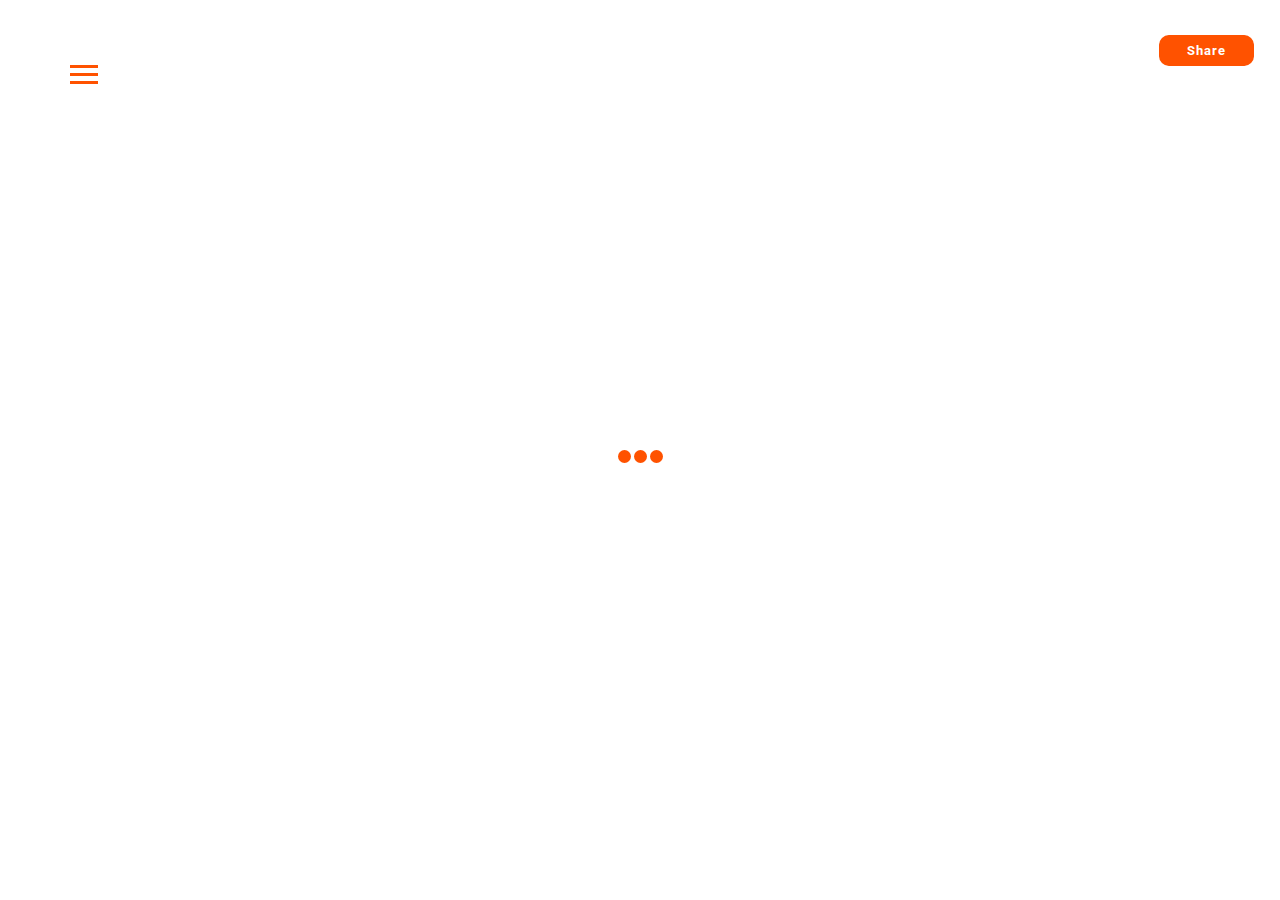
<file: index.html>
<!--Template Name: Snappy
File Name: index.html
Author Name: ThemeVault
Author URI: http://www.themevault.net/
License URI: http://www.themevault.net/license/-->

<!DOCTYPE html>
<html lang="en">
    <head>
        <meta charset="utf-8">
        <meta http-equiv="X-UA-Compatible" content="IE=edge">
        <meta name="viewport" content="width=device-width, initial-scale=1.0">
        <link rel="icon" href="images/favicon.png"/>
        <title>Snappy</title>
        <!-- Bootstrap core CSS -->
        <link href="css/bootstrap.min.css" rel="stylesheet">
        <!-- Custom styles for this template -->
        <link href="css/style.css" rel="stylesheet">
        <link href="css/responsive.css" rel="stylesheet">
        <script src="js/jquery.min.js" type="text/javascript"></script>
        <script src="js/bootstrap.min.js" type="text/javascript"></script>
        <script src="js/custom.js" type="text/javascript"></script>
    </head>
    <body id="myPage">
        <div class="section-page-wrap">
            <div id="preloader-container">
                <div class="preloader">
                    <span class="bubble-01"></span>
                    <span class="bubble-02"></span>
                    <span class="bubble-03"></span>
                </div>
            </div>

            <div class="share">
                <div class="icon first facebook"><i class="fa fa-facebook"></i></div>
                <div class="icon twitter"><i class="fa fa-twitter"></i></div>
                <div class="icon google-plus"><i class="fa fa-google-plus"></i></div>
                <div class="icon pinterest last"><i class="fa fa-pinterest-p"></i></div>
                <div class="label">Share</div>
            </div>

            <header class="top-nav-bar">
                <div id="toggle">
                    <div class="one"></div>
                    <div class="two"></div>
                    <div class="three"></div>
                </div>

                <div id="menu">
                    <ul class="menu-view list-unstyled">
                        <li class="active"><a href="index.html"><img src='images/icons/home-hover.png'></a></li>
                        <li><a href="about.html"><img src="images/icons/about.png" onmouseover="this.src = 'images/icons/about-hover.png'" onmouseout="this.src = 'images/icons/about.png'"></a></li>
                        <li><a href="portfolio.html"><img src="images/icons/portfolio.png" onmouseover="this.src = 'images/icons/portfolio-hover.png'" onmouseout="this.src = 'images/icons/portfolio.png'"></a></li>
                        <li><a href="contact.html"><img src="images/icons/contact.png" onmouseover="this.src = 'images/icons/contact-hover.png'" onmouseout="this.src = 'images/icons/contact.png'"></a></li>
                    </ul>
                </div>
            </header>
            <div class="banner-full-image">
                <div class="banner-title">
                    <div class="front-portrait"><img src="images/CV (2).png" alt="Picture of Leonardo"></div>
                    <h1>Leonardo Parise Dias</h1>
                    <a class="btn btn-primary" href="about.html">read more</a>
                </div>
            </div>

            <!---footer--->
            <footer>
                <div class="container text-center">
                    <div class="copyright">
                        <!--Do not remove Backlink from footer of the template. To remove it you can purchase the Backlink-->
                        &copy; 2017 All right reserved. Designed by <a href="http://www.themevault.net/" target="_blank">ThemeVault.</a>
                    </div>
                </div>
            </footer>
            <div id="back-to-top" style="display: none">
                <i class="fa fa-angle-double-up" aria-hidden="true"></i> Top
            </div>
        </div>
        <script>
            jQuery(window).load(function () {
                $('#preloader-container').delay(650).fadeOut('slow')
                        ;
            });
        </script>
    </body>
</html>
</file>
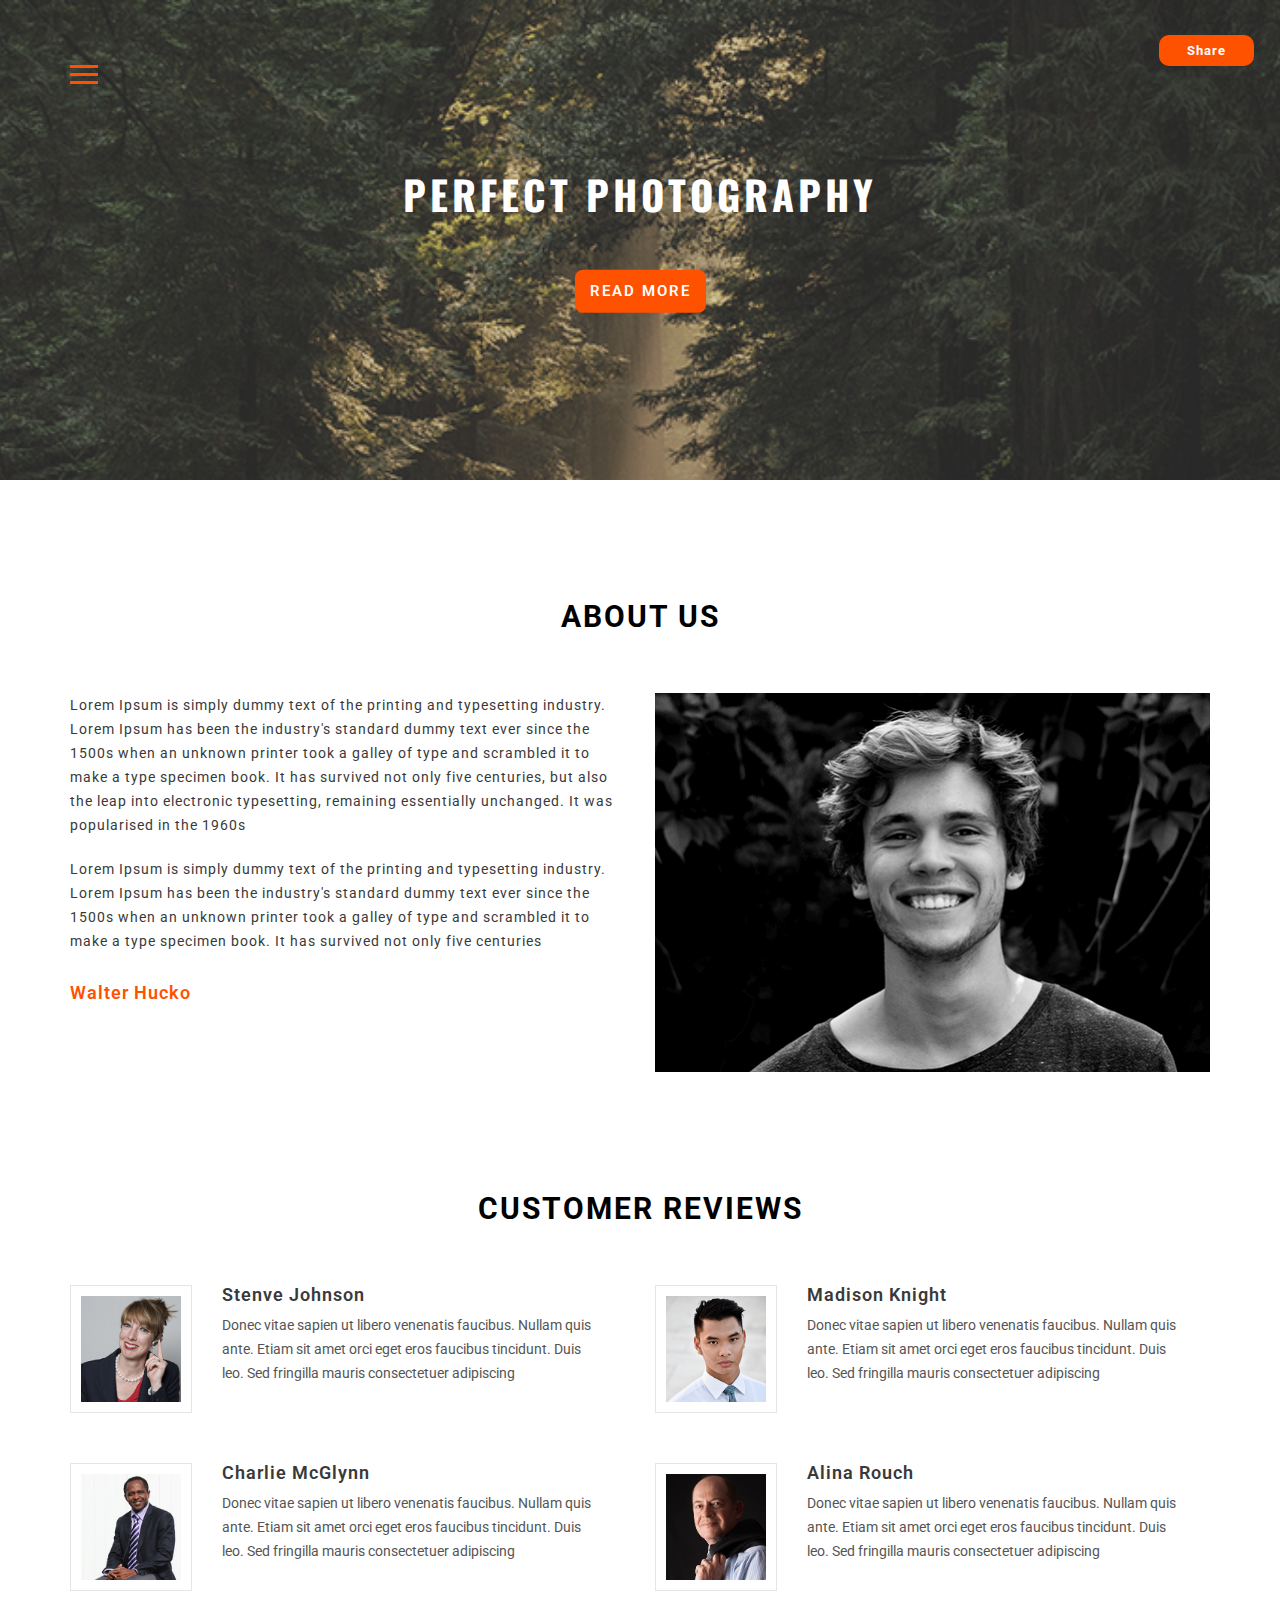
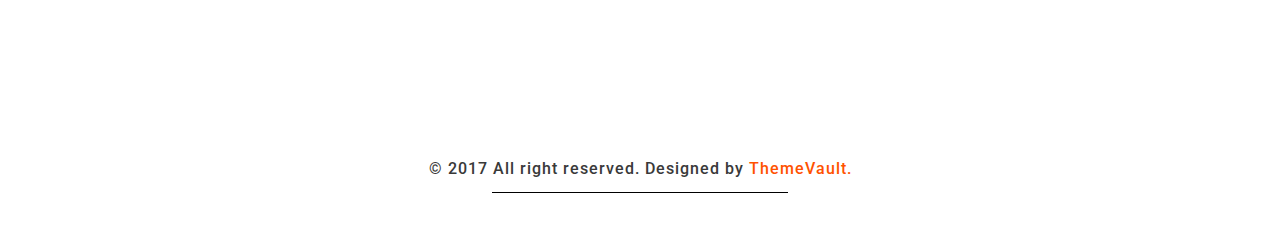
<file: about.html>
<!--Template Name: Snappy
File Name: about.html
Author Name: ThemeVault
Author URI: http://www.themevault.net/
License URI: http://www.themevault.net/license/-->

<!DOCTYPE html>
<html lang="en">
    <head>
        <meta charset="utf-8">
        <meta http-equiv="X-UA-Compatible" content="IE=edge">
        <meta name="viewport" content="width=device-width, initial-scale=1.0">
        <link rel="icon" href="images/favicon.png"/>
        <title>Snappy</title>

        <link href="css/scrolling-nav.css" rel="stylesheet" media="all">
        <!-- Bootstrap core CSS -->
        <link href="css/bootstrap.min.css" rel="stylesheet">

        <!-- Custom styles for this template -->
        <link href="css/style.css" rel="stylesheet">
        <link href="css/responsive.css" rel="stylesheet">
        <script src="js/jquery.min.js" type="text/javascript"></script>
        <script src="js/bootstrap.min.js" type="text/javascript"></script>
        <script src="js/custom.js" type="text/javascript"></script>
    </head>
    <body id="myPage">
        <div class="section-page-wrap">
            <div class="share">
                <div class="icon first facebook"><i class="fa fa-facebook"></i></div>
                <div class="icon twitter"><i class="fa fa-twitter"></i></div>
                <div class="icon google-plus"><i class="fa fa-google-plus"></i></div>
                <div class="icon pinterest last"><i class="fa fa-pinterest-p"></i></div>
                <div class="label">Share</div>
            </div>
            <header class="top-nav-bar">
                <div id="toggle">
                    <div class="one"></div>
                    <div class="two"></div>
                    <div class="three"></div>
                </div>

                <div id="menu">
                    <ul class="menu-view list-unstyled">
                        <li><a href="index.html"><img src="images/icons/home.png" onmouseover="this.src = 'images/icons/home-hover.png'" onmouseout="this.src = 'images/icons/home.png'"></a></li>
                        <li class="active"><a><img src="images/icons/about-hover.png"></a></li>
                        <li><a href="portfolio.html"><img src="images/icons/portfolio.png" onmouseover="this.src = 'images/icons/portfolio-hover.png'" onmouseout="this.src = 'images/icons/portfolio.png'"></a></li>
                        <li><a href="contact.html"><img src="images/icons/contact.png" onmouseover="this.src = 'images/icons/contact-hover.png'" onmouseout="this.src = 'images/icons/contact.png'"></a></li>
                    </ul>
                </div>

            </header>
            <div class="banner-full-image">
                <div class="banner-title">
                    <h1>perfect photography</h1>
                    <a class="btn btn-primary" href="portfolio.html">read more</a>
                </div>
            </div>

            <!-------------About----------->
            <section id="about" class="section-padding">
                <div class="container">
                    <div class="text-head">
                        <h2>about us</h2>
                    </div>
                    <div class="row">
                        <div class="col-lg-6 col-md-6 col-sm-7 col-xs-12">
                            <p class="desc-text">Lorem Ipsum is simply dummy text of the printing and typesetting industry. Lorem Ipsum has been the industry's standard dummy text ever since the 1500s when an unknown printer took a galley of type and scrambled it to make a type specimen book. It has survived not only five centuries, but also the leap into electronic typesetting, remaining essentially unchanged. It was popularised in the 1960s </p>
                            <p class="desc-text offspace-20">Lorem Ipsum is simply dummy text of the printing and typesetting industry. Lorem Ipsum has been the industry's standard dummy text ever since the 1500s when an unknown printer took a galley of type and scrambled it to make a type specimen book. It has survived not only five centuries</p>
                            <h4 class="user-title">walter hucko</h4>
                        </div>
                        <div class="col-lg-6 col-md-6 col-sm-5 col-xs-12 add-space-mobileview">
                            <div class="image">
                                <img alt="user-image" class="img-responsive" src="images/user-image.png">
                            </div>
                        </div>
                    </div>
                </div>
            </section>
            <section id="about-review" class="section-padding">
                <div class="container">
                    <div class="text-head">
                        <h2>Customer Reviews</h2>
                    </div>
                    <div class="about-review">
                        <h2 class="title-default"></h2>
                        <div class="list-about-review">
                            <div class="row">
                                <div class="col-md-6 col-sm-6 col-xs-12">
                                    <div class="item-about-review">
                                        <div class="about-review-thumb">
                                            <a href="#"><img alt="" src="images/cust1.png"></a>
                                        </div>
                                        <div class="about-info">
                                            <h3 class="title14"><a class="black" href="#">Stenve Johnson </a></h3>
                                            <p class="desc">Donec vitae sapien ut libero venenatis faucibus. Nullam quis ante. Etiam sit amet orci eget eros faucibus tincidunt. Duis leo. Sed fringilla mauris consectetuer adipiscing</p>
                                        </div>
                                    </div>
                                </div>
                                <div class="col-md-6 col-sm-6 col-xs-12">
                                    <div class="item-about-review">
                                        <div class="about-review-thumb">
                                            <a href="#"><img alt="" src="images/cust2.png"></a>
                                        </div>
                                        <div class="about-info">
                                            <h3 class="title14"><a class="black" href="#">Madison Knight</a></h3>
                                            <p class="desc">Donec vitae sapien ut libero venenatis faucibus. Nullam quis ante. Etiam sit amet orci eget eros faucibus tincidunt. Duis leo. Sed fringilla mauris consectetuer adipiscing</p>
                                        </div>
                                    </div>
                                </div>
                            </div>
                            <div class="row">
                                <div class="col-md-6 col-sm-6 col-xs-12">
                                    <div class="item-about-review">
                                        <div class="about-review-thumb">
                                            <a href="#"><img alt="" src="images/cust3.png"></a>
                                        </div>
                                        <div class="about-info">
                                            <h3 class="title14"><a class="black" href="#">Charlie McGlynn</a></h3>
                                            <p class="desc">Donec vitae sapien ut libero venenatis faucibus. Nullam quis ante. Etiam sit amet orci eget eros faucibus tincidunt. Duis leo. Sed fringilla mauris consectetuer adipiscing</p>
                                        </div>
                                    </div>
                                </div>
                                <div class="col-md-6 col-sm-6 col-xs-12">
                                    <div class="item-about-review last-item">
                                        <div class="about-review-thumb">
                                            <a href="#"><img alt="" src="images/cust4.png"></a>
                                        </div>
                                        <div class="about-info">
                                            <h3 class="title14"><a class="black" href="#">Alina Rouch</a></h3>
                                            <p class="desc">Donec vitae sapien ut libero venenatis faucibus. Nullam quis ante. Etiam sit amet orci eget eros faucibus tincidunt. Duis leo. Sed fringilla mauris consectetuer adipiscing</p>
                                        </div>
                                    </div>
                                </div>
                            </div>
                        </div>
                    </div>
                </div>
            </section>

            <!---footer--->
            <footer>
                <div class="container text-center">
                    <div class="copyright">
                        <!--Do not remove Backlink from footer of the template. To remove it you can purchase the Backlink-->
                        &copy; 2017 All right reserved. Designed by <a href="http://www.themevault.net/" target="_blank">ThemeVault.</a>
                    </div>
                </div>
            </footer>
            <div id="back-to-top" style="display: none">
                <i class="fa fa-angle-double-up" aria-hidden="true"></i> Top
            </div>
        </div>
    </body>
</html>
</file>
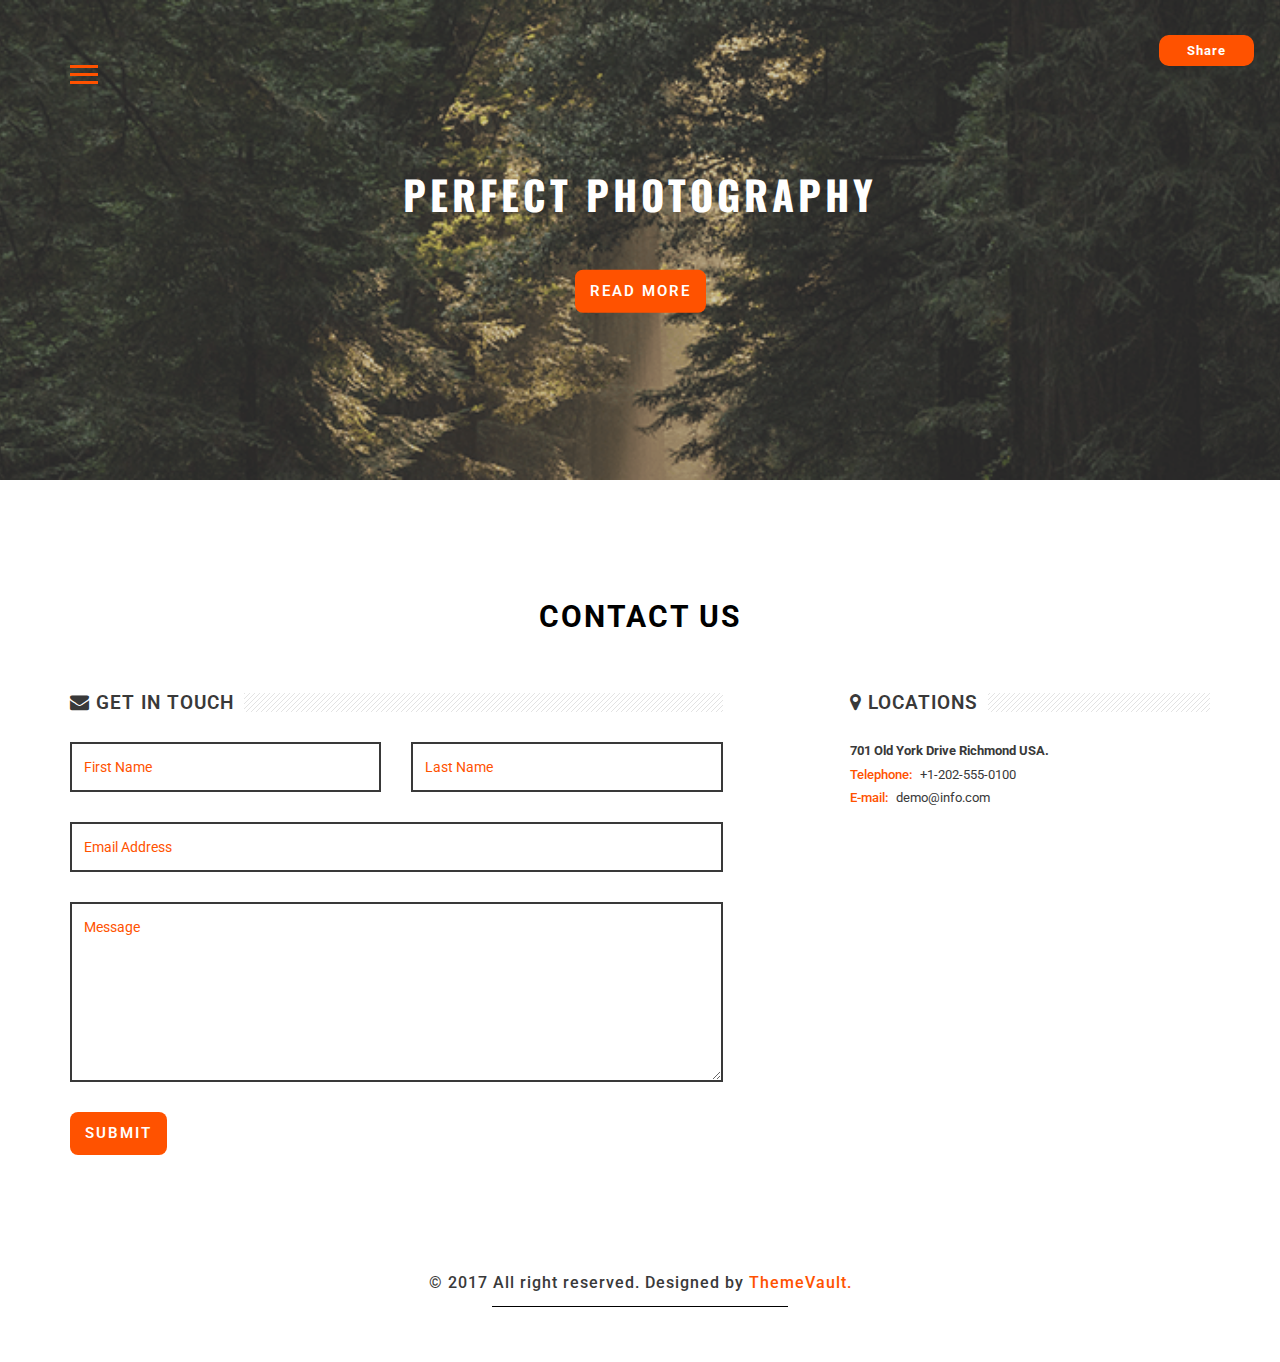
<file: contact.html>
<!--Template Name: Snappy
File Name: contact.html
Author Name: ThemeVault
Author URI: http://www.themevault.net/
License URI: http://www.themevault.net/license/-->

<!DOCTYPE html>
<html lang="en">
    <head>
        <meta charset="utf-8">
        <meta http-equiv="X-UA-Compatible" content="IE=edge">
        <meta name="viewport" content="width=device-width, initial-scale=1.0">
        <link rel="icon" href="images/favicon.png"/>
        <title>Snappy</title>

        <link href="css/scrolling-nav.css" rel="stylesheet" media="all">
        <!-- Bootstrap core CSS -->
        <link href="css/bootstrap.min.css" rel="stylesheet">

        <!-- Custom styles for this template -->
        <link href="css/style.css" rel="stylesheet">
        <link href="css/responsive.css" rel="stylesheet">
        <script src="js/jquery.min.js" type="text/javascript"></script>
        <script src="js/bootstrap.min.js" type="text/javascript"></script>
        <script src="js/custom.js" type="text/javascript"></script>
    </head>
    <body id="myPage">
        <div class="section-page-wrap">
            <div class="share">
                <div class="icon first facebook"><i class="fa fa-facebook"></i></div>
                <div class="icon twitter"><i class="fa fa-twitter"></i></div>
                <div class="icon google-plus"><i class="fa fa-google-plus"></i></div>
                <div class="icon pinterest last"><i class="fa fa-pinterest-p"></i></div>
                <div class="label">Share</div>
            </div>
            <header class="top-nav-bar">
                <div id="toggle">
                    <div class="one"></div>
                    <div class="two"></div>
                    <div class="three"></div>
                </div>

                <div id="menu">
                    <ul class="menu-view list-unstyled">
                        <li><a href="index.html"><img src="images/icons/home.png" onmouseover="this.src = 'images/icons/home-hover.png'" onmouseout="this.src = 'images/icons/home.png'"></a></li>
                        <li><a href="about.html"><img src="images/icons/about.png" onmouseover="this.src = 'images/icons/about-hover.png'" onmouseout="this.src = 'images/icons/about.png'"></a></li>
                        <li><a href="portfolio.html"><img src="images/icons/portfolio.png" onmouseover="this.src = 'images/icons/portfolio-hover.png'" onmouseout="this.src = 'images/icons/portfolio.png'"></a></li>
                        <li class="active"><a><img src="images/icons/contact-hover.png"></a></li>
                    </ul>
                </div>

            </header>
            <div class="banner-full-image">
                <div class="banner-title">
                    <h1>perfect photography</h1>
                    <a class="btn btn-primary" href="about.html">read more</a>
                </div>
            </div>

            <!-------------About----------->
            <section id="contact" class="section-padding">
                <div class="container">
                    <div class="text-head">
                        <h2>contact us</h2>
                    </div>
                    <div class="row">
                        <div class="col-md-7 col-sm-7 col-xs-12 width-set-60">
                            <h1 class="maintitle"><span><i class="fa fa-envelope"></i> Get in Touch</span></h1>
                            <div class="wrapcontact">
                                <div class="done" style="display: none">
                                    <div class="alert-box success ">Your message has been sent. Thank you! <a class="close" href="javascript:void(0)">x</a></div>
                                </div>
                                <form id="contactform">
                                    <div class="row">
                                        <div class="col-md-6">
                                            <div class="form-group">
                                                <input type="text" class="form-control" placeholder="First Name">	
                                            </div>
                                        </div>
                                        <div class="col-md-6">
                                            <div class="form-group">
                                                <input type="text" class="form-control" placeholder="Last Name">
                                            </div>
                                        </div>
                                        <div class="col-md-12">
                                            <div class="form-group">
                                                <input type="email" class="form-control" placeholder="Email Address">
                                            </div>
                                            <div class="form-group">
                                                <textarea name="message" id="message" placeholder="Message" cols="30" class="form-control" rows="10"></textarea>
                                            </div>

                                            <input type="submit" class="btn btn-primary" value="submit">

                                        </div>
                                    </div>
                                </form>
                            </div>
                        </div>
                        <div class="col-md-4 col-md-offset-1 col-sm-4 col-sm-offset-1 col-xs-12 width-set-40">
                            <h1 class="maintitle"><span><i class="fa fa-map-marker"></i> Locations</span></h1>
                            <dl>
                                <dt>701 Old York Drive Richmond USA.</dt>
                                <dd><span>Telephone:</span><a href="tel:+1-202-555-0100"> +1-202-555-0100</a></dd>
                                <dd><span>E-mail:</span><a href="mailto:demo@info.com"> demo@info.com</a></dd>
                            </dl>
                        </div>
                    </div>
                </div>
            </section>

            <!---footer--->
            <footer>
                <div class="container text-center">
                    <div class="copyright">
                        <!--Do not remove Backlink from footer of the template. To remove it you can purchase the Backlink-->
                        &copy; 2017 All right reserved. Designed by <a href="http://www.themevault.net/" target="_blank">ThemeVault.</a>
                    </div>
                </div>
            </footer>
            <div id="back-to-top" style="display: none">
                <i class="fa fa-angle-double-up" aria-hidden="true"></i> Top
            </div>
        </div>
    </body>
</html>
</file>
<file: css/style.css>
/*
Template Name: Snappy
File Name: style.css
Author Name: ThemeVault
Author URI: http://www.themevault.net/
License URI: http://www.themevault.net/license/
*/


/* FONTS*/

@import url('https://fonts.googleapis.com/css?family=Oswald:400,500,600,700');
@import url('https://fonts.googleapis.com/css?family=Roboto:300,400,500,700,900');

@import '../fonts/font-awesome-4.7.0/css/font-awesome.min.css';


html {
    font-family: sans-serif;
    -ms-text-size-adjust: 100%;
    -webkit-text-size-adjust: 100%;
    font-size: 10px;
    -webkit-tap-highlight-color: transparent;
    margin: 0;
    padding: 0;
}

a, button {
    text-decoration: none;
    cursor: pointer;
}
a {
    color: inherit;
    -webkit-transition: color 0.3s ease;
    -moz-transition: color 0.3s ease;
    -ms-transition: color 0.3s ease;
    -o-transition: color 0.3s ease;
    transition: color 0.3s ease;
}
a:hover,
a:active,
a:focus {
    color: inherit;
    outline: none !important;
    text-decoration: none;
}

ul{
    margin: 0;
    padding: 0;
}
.form-control::-webkit-input-placeholder {
    color: #ff5200;
    opacity: 1;
}
.placeholder-fix:focus::-webkit-input-placeholder  {color:transparent !important; }
.placeholder-fix:focus::-moz-placeholder   {color:transparent !important;}
.placeholder-fix:-moz-placeholder   {color:transparent !important;}
.form-control:focus{

}
textarea:focus,textArea:focus,
input[type="text"]:focus,
input[type="password"]:focus,
input[type="datetime"]:focus,
input[type="datetime-local"]:focus,
input[type="date"]:focus,
input[type="month"]:focus,
input[type="time"]:focus,
input[type="week"]:focus,
input[type="number"]:focus,
input[type="email"]:focus,
input[type="url"]:focus,
input[type="search"]:focus,
input[type="tel"]:focus,
input[type="color"]:focus,
.uneditable-input:focus {   
    border-color: none;
    box-shadow: none !important;
    outline: 0 none;
    border-color: #ff5200 !important;
}

button,
input,
optgroup,
select,
textarea {
    color: inherit;
    font: inherit;
    margin: 0;
}
button:active,
button:focus {
    outline: none !important;
    text-decoration: none;
}
.section-page-wrap {
    overflow: hidden;
    position: relative;
}

/* typography */

body {
    margin: 0;
    color: #393939;
    font-family: 'Roboto', sans-serif;
    font-size: 13px;
    line-height: 1.1;
    background-color: #fff;
}
* {
    margin: 0;
    padding: 0;
}
h1,h2,h3,h4,h5,h6,p{
    margin: 0
}

/* buttons */

.btn {
    text-align: center;
    line-height: 1.1;
    border-radius: 0;
    color: #fff;
    position: relative;
}
.btn-secondary {
    background: #ff5200 none repeat scroll 0 0;
    font-size: 13px;
    font-weight: 600;
    letter-spacing: 1px;
    border: 2px solid rgba(0,0,0,0);
    padding: 13px 15px;
    text-transform: uppercase;
    transition: background 0.3s ease-in-out 0s;
}
.btn-secondary:hover {
    color: #fff;
}

.btn-primary {
    background: #ff5200 none repeat scroll 0 0;
    border: medium none;
    border-radius: 8px;
    font-size: 15px;
    font-weight: 600;
    letter-spacing: 2px;
    padding: 13px 15px;
    text-transform: uppercase;
    transition: background 0.3s ease-in-out 0s;
}
.btn-primary:hover {
    background: #393939;
    border-color: #38300a;
}
.btn-primary.focus, .btn-primary:focus {
    background: #393939;
    border-color: #393939;
}

.btn-submit {
    display: block;
    width: 100%;
    padding: 16px;
    font-size: 13px;
    font-weight: 600;
    letter-spacing: 1.3px;
    color: #fff;
    -webkit-transition: background 0.3s ease-in-out;
    -moz-transition: background 0.3s ease-in-out;
    -ms-transition: background 0.3s ease-in-out;
    -o-transition: background 0.3s ease-in-out;
    transition: background 0.3s ease-in-out;
}

/*toggle menu*/
.top-nav-bar {
    left: 70px;
    position: absolute;
    top: 60px;
    z-index: 99999;
}
#toggle {
    cursor: pointer;
    width: 28px;
    margin-bottom: 25px;
}

#toggle div {
    width: 100%;
    height: 3px;
    background: #ff5200;
    margin: 5px auto;
    transition: all 0.3s;
    backface-visibility: hidden;
}

#toggle.on .one {
    transform: rotate(45deg) translate(4px, 4px);
}

#toggle.on .two {
    opacity: 0;
}

#toggle.on .three {
    transform: rotate(-45deg) translate(7px, -8px);
}

#menu {

    display: none;
}

.menu-view li a {
    display: inline-block;
    padding-top: 25px;
    padding-bottom: 25px;
}



/*banner*/
.banner-full-image {
    background: rgba(0, 0, 0, 0) url("../images/banner.png") no-repeat scroll center top / cover ;
    background-attachment: fixed;
    height: 480px;
    position: relative;
}
.banner-full-image::after {
    background-color: rgba(0, 0, 0, 0.2);
    content: "";
    display: block;
    height: 100%;
    left: 0;
    position: absolute;
    top: 0;
    width: 100%;
    z-index: 1;
}
.banner-title {
    color: #fff;
    display: block;
    left: 50%;
    position: absolute;
    text-align: center;
    top: 50%;
    transform: translate(-50%, -50%);
    width: 100%;
    z-index: 2;
}

.banner-title > h1 {
    color: #fff;
    font-family: Oswald;
    font-size: 40px;
    font-weight: 700;
    letter-spacing: 4px;
    line-height: 1.3;
    text-transform: uppercase;
    margin-bottom: 50px;
}

/*gallery block*/
.port-image {
    position: relative;
}
.overlay {
    position: absolute;
    bottom: 0;
    left: 100%;
    right: 0;
    background-color: rgba(221,221,221,0.6);
    overflow: hidden;
    width: 0;
    height: 100%;
    transition: .5s ease;
}

.port-image:hover .overlay {
    width: 100%;
    left: 0;
}
.text {
    left: 50%;
    overflow: hidden;
    position: absolute;
    top: 50%;
    transform: translate(-50%, -50%);
}
#gallery-block .row > .gallery-list {
    margin-bottom: 30px;
}
#gallery-block .row > .gallery-list:nth-last-child(-n+3){
    margin-bottom: 0px;
}


/*section padd*/
.section-padding{
    padding-top: 120px;
}
.offspace-125 {
    margin-top: 125px;
}
.offspace-90{
    margin-top: 90px;
}
.offspace-80{
    margin-top: 80px;
}
.offspace-60{
    margin-top: 60px;
}
.offspace-45{
    margin-top: 45px;
}
.divider-50 {
    border: medium none;
    clear: both;
    margin: 0;
    padding: 0;
    position: relative;
    height: 50px;
}

/*contact*/
.maintitle, .wrapactiondefault {
    background: rgba(0, 0, 0, 0) url("../images/sep-line.png") repeat scroll left top;
}
.maintitle {
    font-size: 19px;
    font-weight: 600;
    letter-spacing: 1px;
    line-height: 1;
    margin: 0 0 30px;
    padding: 0;
}
.maintitle span {
    background: #fff none repeat scroll 0 0;
    padding-right: 10px;
    text-transform: uppercase;
}
#contact dd span {
    font-weight: 500;
    color: #ff5200;
    margin-right: 5px;
}
#contact dd a:hover{
    color:#ff5200; 
}
#contact dd {
    margin-top: 5px;
}
#contact .form-control {
    background: transparent none repeat scroll 0 0;
    border: 2px solid #393939;
    box-shadow: none !important;
    /*font-family: "Montserrat",arial,sans-serif;*/
}
#contact .form-control {
    border-radius: 0px;
    box-shadow: 0 1px 1px rgba(0, 0, 0, 0.075) inset;
    color: #555555;
    display: block;
    font-size: 14px;
    height: 50px;
    line-height: 1.42857;
    padding: 14px 12px;
    transition: border-color 0.15s ease-in-out 0s, box-shadow 0.15s ease-in-out 0s;
    width: 100%;
}
#contact textarea {
    height: 180px !important;
}
#contact .form-control:hover, #contact .form-control:focus, #contact .form-control:active {
    border: 2px solid #ff5200;
    box-shadow: none !important;
    outline: medium none;
}
#contact .form-group {
    margin-bottom: 30px;
}
/*about*/
.text-head h2 {
    color: #000;
    font-size: 30px;
    font-weight: 700;
    letter-spacing: 2px;
    margin-bottom: 60px;
    text-align: center;
    text-transform: uppercase;
}
.user-title {
    color: #ff5200;
    font-weight: 600;
    letter-spacing: 1px;
    margin-top: 30px;
    text-transform: capitalize;
}
h2 {
    color: #393939;
    letter-spacing: 0.5px;
}
.port-title {
    background-color: #fff;
    bottom: 0;
    color: #ff5200;
    font-size: 18px;
    font-weight: 600;
    letter-spacing: 1px;
    padding: 10px 25px;
    position: absolute;
    right: 15px;
    text-transform: uppercase;
}


.desc-text {
    color: #393939;
    font-size: 14px;
    font-weight: 400;
    letter-spacing: 1px;
    line-height: 24px;
}
.tb-space {
    margin: 20px 0;
}
.desc-text + .desc-text {
    margin-top: 20px;
}
.item-about-review {
    display: table;
    margin-bottom: 50px;
}
.about-review-thumb {
    display: table-cell;
    width: 100px;
}
.about-review-thumb a {
    border: 1px solid #e5e5e5;
    display: block;
    overflow: hidden;
    padding: 10px;
    transition: all 0.5s ease-out 0s;
}
.about-review-thumb a img {
    transition: all 0.5s ease-out 0s;
    max-width: 100px;
}
.about-review-thumb a:hover {
    border-color: #ff5200;
}
.about-review-thumb a:hover img {
    transform: scale(1.15);
}
.about-info {
    display: table-cell;
    padding: 0 30px;
    vertical-align: top;
}
.title14 {
    font-size: 18px;
    font-weight: 600;
    letter-spacing: 1px;
    margin-bottom: 8px;
    text-transform: capitalize;
}
.title14 a:hover {
    color: #ff5200;
}
.desc {
    color: #555;
    line-height: 24px;
    font-size: 14px;
}



/*footer*/
footer{
    margin-top: 65px;
    padding: 55px 0;
    color: #393939;

}
.copyright {
    display: inline-block;
    font-size: 15.5px;
    font-weight: 500;
    letter-spacing: 1px;
    padding-bottom: 15px;
    position: relative;
    text-align: center;
}
.copyright::after {
    background-color: #000;
    bottom: 0;
    content: "";
    height: 1px;
    left: 0;
    margin-left: 15%;
    position: absolute;
    width: 70%;
}
.copyright a{
    color: #ff5200;
}
.copyright a:hover{
    color: #38300a;
}


/*instafeed images*/
#instafeed .likes {
    background: rgba(0,0,0, 0.5) none repeat scroll 0 0;
    color: #ffffff;
    display: flex;
    flex-direction: column;
    font-family: sans-serif;
    font-size: 1em;
    height: 100%;
    justify-content: center;
    left: 0;
    opacity: 0;
    position: absolute;
    right: 0;
    text-align: center;
    text-shadow: 0 1px rgba(0, 0, 0, 0.5);
    top: 0;
    transition: opacity 100ms ease 0s;
    width: 100%;
}
#instafeed a img{
    max-width: 100%;
}
.insta-image {
    max-width: 150px;
    position: relative;
}
#instafeed a:hover .likes {
    opacity:1;
}
.animated.flipInX {
    display: block;
    /*float: left;*/
    position: relative;
}
#instafeed > div{
    padding-left: 0px;
    padding-right: 0px;
}
.insta-image-list #instafeed > div:nth-child(-n+6){
    margin-bottom: 40px;
}


/* PRELOADER */
#page-preloader {
    background:  rgba(0,0,0,0.9);
}
#page-preloader {
    bottom: 0;
    height: 100%;
    left: 0;
    position: fixed;
    right: 0;
    top: 0;
    width: 100%;
    z-index: 100500;
}


.preloaderjs .spinner {
    display: none !important;
}
.loader-wrap {
    position: absolute;
    left: 50%;
    top: 50%;
    margin: -20px 0 0 -20px;
}
.loader-wrap > span {
    display: block;
}
.preloaderjs#page-preloader {
    background: rgba(46, 46, 46, 0.99) !important;
}
#page-preloader {
    position: fixed;
    z-index: 100500;
    top: 0;
    right: 0;
    bottom: 0;
    left: 0;
    width: 100%;
    height: 100%;
}
#page-preloader .spinner {
    position: absolute;
    z-index: 1001;
    top: 50%;
    left: 50%;
    display: block;
    width: 100px;
    height: 100px;
    margin-top: -50px;
    margin-left: -50px;
    -webkit-animation: spin 2.5s infinite linear;
    animation: spin 2.5s infinite linear;
    border: 4px double transparent;
    border-top-color: #e7e4d7;
    border-radius: 50%;
}
#page-preloader .spinner:before,
#page-preloader .spinner:after {
    position: absolute;
    content: '';
    border-radius: 50%;
}
#page-preloader .spinner:before {
    top: 5px;
    right: 5px;
    bottom: 5px;
    left: 5px;
    -webkit-animation: spin 2s infinite linear;
    animation: spin 2s infinite linear;
    border: 4px double transparent;
    border-top-color: #71383e;
}
#page-preloader .spinner:after {
    top: 15px;
    right: 15px;
    bottom: 15px;
    left: 15px;
    -webkit-animation: spin 1s infinite linear;
    animation: spin 1s infinite linear;
    border: 4px double transparent;
    border-top-color: #efa96b;
}
@-webkit-keyframes spin {
    0% {
        -webkit-transform: rotate(0);
        transform: rotate(0);
    }
    100% {
        -webkit-transform: rotate(360deg);
        transform: rotate(360deg);
    }
}
@keyframes spin {
    0% {
        -webkit-transform: rotate(0);
        transform: rotate(0);
    }
    100% {
        -webkit-transform: rotate(360deg);
        transform: rotate(360deg);
    }
}
.loader02 {
    width: 56px;
    height: 56px;
    border: 8px solid white;
    border-top-color: #fff;
    border-radius: 50%;
    position: relative;
    animation: loader-rotate 1s linear infinite;
    top: 50%;
    margin: -28px auto 0 auto;
}
.loader02 {
    border-top-color: #ff5200 !important;
}
@keyframes loader-rotate {
    0% {
        transform: rotate(0);
    }
    100% {
        transform: rotate(360deg);
    }
}

#back-to-top {
    bottom: 50px;
    color: #df5333;
    cursor: pointer;
    font-size: 17px;
    position: fixed;
    right: 10px;
    text-align: center;
}
#back-to-top:hover {
    color: #000;
}
#back-to-top i {
    font-size: 35px;
    vertical-align: sub;
}

/*share buttons*/
.social-control-box {
    -webkit-transform: translateY(-50%) rotate(90deg) translateX(-50%);
    transform: translateY(-50%) rotate(90deg) translateX(-50%);
}
.share {
    cursor: default;
    display: inline-block;
    margin: 0 0.5em;
    padding: 0;
    position: fixed;
    right: 20px;
    text-align: center;
    top: 35px;
    z-index: 99999;
}
.follow:hover .label, .share:hover .label {
    opacity: 0;
    -webkit-transition: opacity .5s .125s ease-out;
    transition: opacity .5s .125s ease-out;
}
.follow:hover .icon, .share:hover .icon {
    border-radius: 50%;
    margin: 0 0;
}

.icon, .label {
    background-color: #ff5200;
    line-height: 2.4em;
}

.label {
    border-radius: 1rem;
    font-size: 13px;
    font-weight: 700;
    left: 0;
    letter-spacing: 1px;
    opacity: 1;
    pointer-events: none;
    position: absolute;
    right: 0;
    text-transform: capitalize;
    top: 0;
    transition: opacity 0.5s ease-out 0.75s;
    padding: 0;
}
.icon {
    border-radius: 0;
    cursor: pointer;
    display: inline-block;
    height: 2.4em;
    margin: 0 -.5em;
    -webkit-transition: background-color .5s ease-out, border-radius .5s .25s ease-out, margin .5s .25s ease-out;
    transition: background-color .5s ease-out, border-radius .5s .25s ease-out, margin .5s .25s ease-out;
    width: 2.4em;
    color: #fff;
}
.facebook {
    background-color: #31b0d5;
}
.twitter {
    background-color: #00aced;
}
.google-plus {
    background-color: #dd4b39;
}
.pinterest {
    background-color: #cb2027;
}
.icon.first {
    border-bottom-left-radius: 1em;
    border-top-left-radius: 1em;
    margin-left: 0;
}
.icon.last {
    border-bottom-right-radius: 1em;
    border-top-right-radius: 1em;
    margin-right: 0;
}
.icon:hover {
   color: #fff;
}



/*preload*/
#preloader-container {
    background: #fff;
    height: 100%;
    position: fixed;
    width: 100%;
    z-index: 9999;
}
.preloader {
    height: 60px;
    left: 50%;
    margin-left: -50px;
    margin-top: -31px;
    position: absolute;
    text-align: center;
    top: 50%;
    width: 100px;
}
.preloader span {
    animation-direction: alternate;
    animation-duration: 1s;
    animation-iteration-count: infinite;
    animation-name: bubble-anim;
    background: #ff5200;
    border-radius: 60px;
    display: inline-block;
    height: 13px;
    margin: 31px auto;
    vertical-align: middle;
    width: 13px;
}
.bubble-01 {
    animation-delay: 0s;
}
.bubble-02 {
    animation-delay: 0.2s;
}
.bubble-03 {
    animation-delay: 0.4s;
}
@keyframes bubble-anim {
0% {
    background-color: #ff5200;
    height: 13px;
    transform: translateY(0px);
    width: 13px;
}
100% {
    background-color: #ff5200;
    height: 30px;
    transform: translateY(-26px);
    width: 30px;
}
}

.front-portrait {
    display:inline-block;
    text-align: center;
    height:30%;
    width:30%;
}
</file>
<file: css/responsive.css>
/*
Template Name: Snappy
File Name: responsive.css
Author Name: ThemeVault
Author URI: http://www.themevault.net/
License URI: http://www.themevault.net/license/
*/

/* Landscape phones and smaller */

@media (min-width: 1199px) and (max-width: 1240px) {}

@media (min-width: 1199px) {

}

@media (min-width: 768px) and (max-width: 991px) {}

@media (max-width: 991px) {
    .banner-title > h1 {
        font-size: 35px;
        margin-bottom: 45px;
    }
    footer {
        margin-top: 55px;
        padding: 45px 0;
    }
    .section-padding {
        padding-top: 60px;
    }
    .text-head h2 {
        font-size: 26px;
        margin-bottom: 40px;
    }
    .port-title {
        font-size: 16px;
        padding: 6px 18px;
    }
    .insta-image-list #instafeed > div:nth-child(-n+8){
        margin-bottom: 30px;
    }
}

@media (max-width: 767px) {
    .section-padding {
        padding-top: 50px;
    }
    .text-head h2 {
        font-size: 24px;
        letter-spacing: 1px;
        margin-bottom: 30px;
    }
    .desc-text {
        font-size: 13.5px;
        letter-spacing: 0.5px;
        line-height: 22px;
    }
    .top-nav-bar {
        left: 25px;
        top: 20px;
    }
    .menu-view li{
        float: left;
    }
    .menu-view li + li {
        margin-left: 25px;
    }
    .menu-view li a {
        padding-bottom: 10px;
        padding-top: 10px;
    }
    .user-title {
        margin-bottom: 20px;
        margin-top: 20px;
    }
    .banner-full-image {
        height: 420px;
    }
    .banner-title > h1 {
        font-size: 30px;
        letter-spacing: 3px;
        margin-bottom: 35px;
    }
    .btn-primary {
        font-size: 14px;
        padding: 12px 15px;
    }
    .image img{
        margin-left: auto;
        margin-right: auto;
    }
    .maintitle {
        font-size: 16px;
    }
    #contact .form-control {
        font-size: 13px;
        height: 40px;
        padding: 5px 10px;
    }
    #contact .form-group {
        margin-bottom: 25px;
    }
    .port-image {
        max-width: 364px;
    }
    #gallery-block .row > .gallery-list , #gallery-block .row > .gallery-list:nth-last-child(-n+3){
        margin-bottom: 20px;
    }
    #gallery-block .row > .gallery-list:nth-last-child(-n+1) {
        margin-bottom: 0;
    }
    #contactform {
        margin-bottom: 35px;
    }
    .insta-image-list #instafeed > div:nth-child(-n+10){
        margin-bottom: 20px;
    }
    #instafeed > div{
        padding-left: 10px;
        padding-right: 10px;
    }
    .copyright {
        font-size: 14px;
    }
    footer {
        margin-top: 0;
        padding: 56px 0 29px;
    }

}

@media (min-width: 640px) and (max-width: 767px) {
    .desc-text {
        font-size: 14px;
        letter-spacing: 1px;
        line-height: 24px;
    }
    .width-set-60 {
        width: 60%;
    }
    .width-set-40 {
        width: 40%;
    }
    #instafeed > div {
        width: 25% !important;
    }

}

@media (min-width: 361px) and (max-width: 767px) {
    .gallery-list {
        width: 50%;
    }
    .port-title {
        font-size: 13px;
        padding: 5px 10px;
    }


}
@media (min-width: 480px) and (max-width: 767px) {
    #instafeed > div {
        width: 33.33%;
    }
}

@media (max-width: 400px) {
    .section-padding {
        padding-top: 40px;
    }
    .text-head h2 {
        font-size: 22px;
        margin-bottom: 25px;
    }
    .maintitle {
        font-size: 15px;
    }
    .desc-text {
        font-size: 13px;
    }
    .desc-text + .desc-text {
        margin-top: 15px;
    }
    .banner-full-image {
        height: 400px;
    }
    .banner-title > h1 {
        font-size: 25px;
        letter-spacing: 2px;
        margin-bottom: 30px;
    }
    .item-about-review {
        margin-bottom: 35px;
    }
    .title14 {
        font-size: 17px;
    }
    .about-info {
        padding: 0 15px;
    }
    .about-review-thumb {
        width: 60px;
    }
    .about-review-thumb a img {
        max-width: 60px;
    }
    .btn-primary {
        font-size: 13px;
        letter-spacing: 1px;
        padding: 10px 12px;
    }

    .copyright {
        font-size: 13px;
    }
    .copyright a {
        display: block;
        margin-top: 2px;
    }
}
</file>
<file: css/scrolling-nav.css>
body {
    width: 100%;
    height: 100%;
}

html {
    width: 100%;
    height: 100%;
}

@media(min-width:767px) {
    .navbar {
        padding: 40px 0;
        -webkit-transition: background .5s ease-in-out,padding .5s ease-in-out;
        -moz-transition: background .5s ease-in-out,padding .5s ease-in-out;
        transition: background .5s ease-in-out,padding .5s ease-in-out;
    }
    .top-nav-collapse {
        padding: 20px 0;
    }

}
</file>
